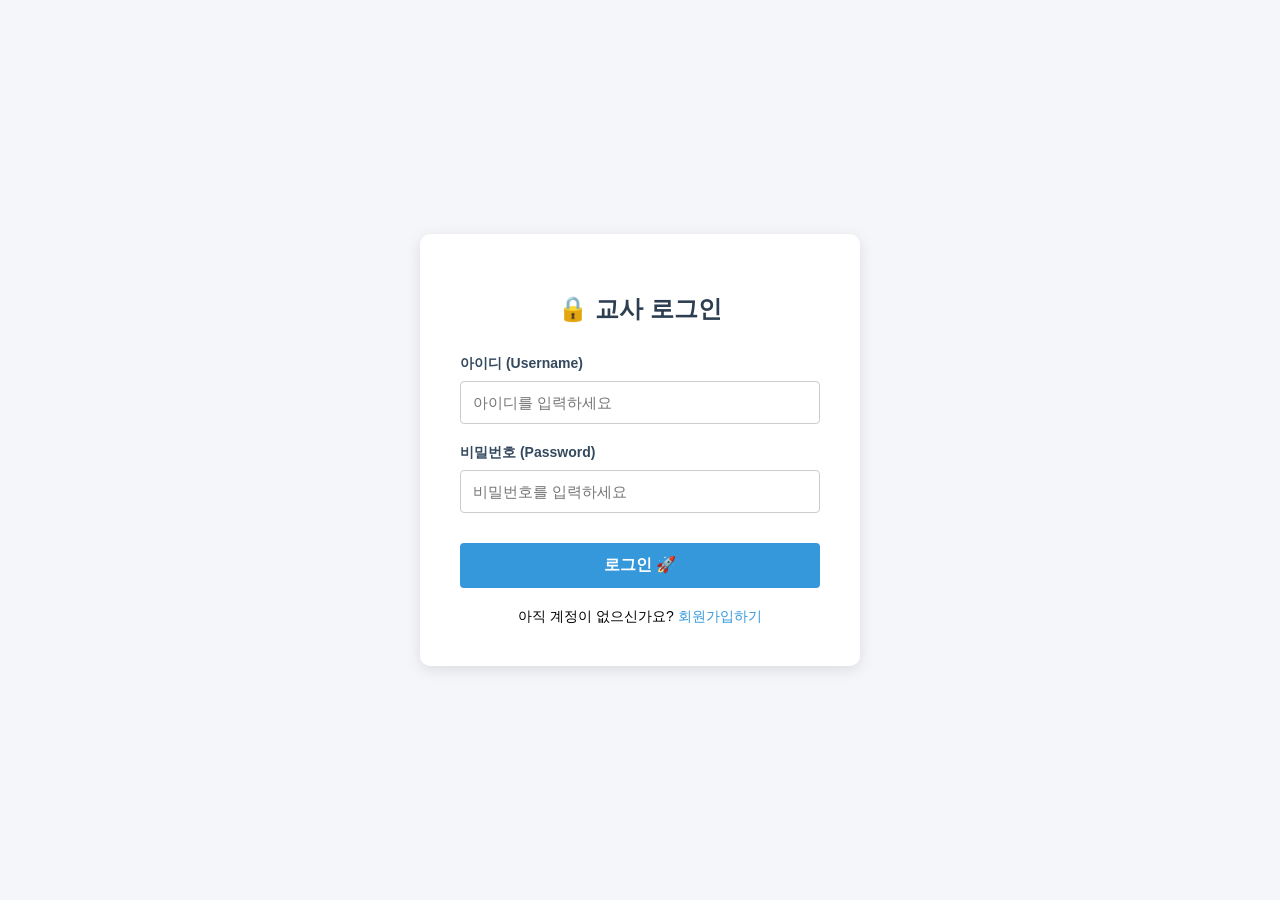
<file: templates/login.html>
<!DOCTYPE html>
<html lang="ko">
<head>
    <meta charset="UTF-8">
    <title>교실 자리배정 시스템 - 로그인</title>
    <style>
        body {
            font-family: 'Malgun Gothic', sans-serif;
            background-color: #f4f6f9;
            display: flex;
            justify-content: center;
            align-items: center;
            height: 100vh;
            margin: 0;
        }
        .login-container {
            background-color: white;
            padding: 40px;
            border-radius: 10px;
            box-shadow: 0 4px 15px rgba(0,0,0,0.1);
            width: 100%;
            max-width: 360px;
        }
        h2 {
            text-align: center;
            color: #2c3e50;
            margin-bottom: 30px;
        }
        .input-group {
            margin-bottom: 20px;
        }
        .input-group label {
            display: block;
            margin-bottom: 8px;
            color: #34495e;
            font-weight: bold;
            font-size: 14px;
        }
        .input-group input {
            width: 100%;
            padding: 12px;
            border: 1px solid #ccc;
            border-radius: 4px;
            box-sizing: border-box;
            font-size: 15px;
        }
        .btn-login {
            width: 100%;
            padding: 12px;
            background-color: #3498db;
            color: white;
            border: none;
            border-radius: 4px;
            font-size: 16px;
            font-weight: bold;
            cursor: pointer;
            margin-top: 10px;
        }
        .btn-login:hover {
            background-color: #2980b9;
        }
        .register-link {
            text-align: center;
            margin-top: 20px;
            font-size: 14px;
        }
        .register-link a {
            color: #3498db;
            text-decoration: none;
        }
    </style>
</head>
<body>

<div class="login-container">
    <h2>🔒 교사 로그인</h2>
    <form action="/login" method="POST">
        <div class="input-group">
            <label>아이디 (Username)</label>
            <input type="text" name="username" placeholder="아이디를 입력하세요" required>
        </div>
        <div class="input-group">
            <label>비밀번호 (Password)</label>
            <input type="password" name="password" placeholder="비밀번호를 입력하세요" required>
        </div>
        <button type="submit" class="btn-login">로그인 🚀</button>
    </form>

    <div class="register-link">
        아직 계정이 없으신가요? <a href="/register">회원가입하기</a>
    </div>
</div>

</body>
</html>
</file>
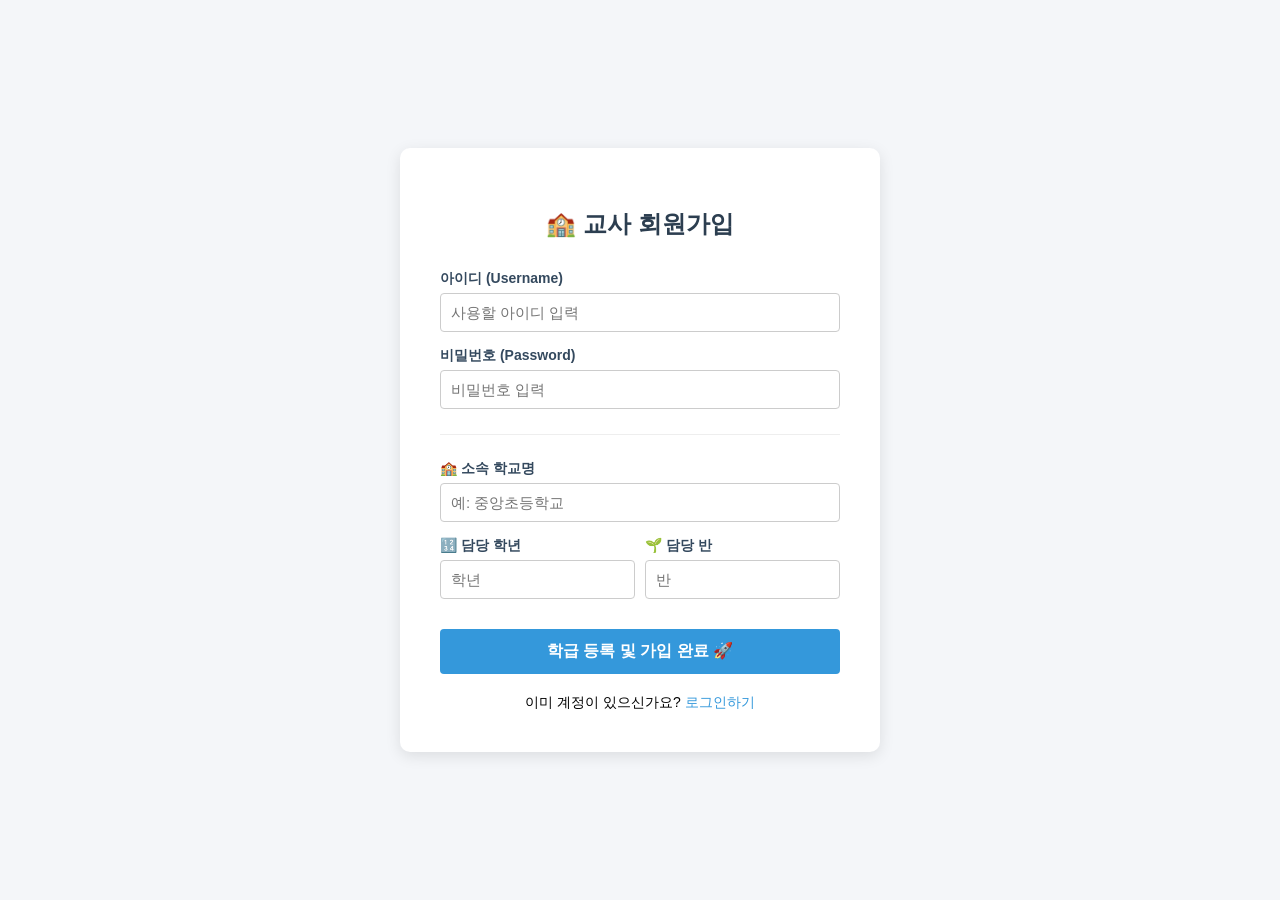
<file: templates/register.html>
<!DOCTYPE html>
<html lang="ko">
<head>
    <meta charset="UTF-8">
    <title>교실 자리배정 시스템 - 회원가입</title>
    <style>
        body {
            font-family: 'Malgun Gothic', sans-serif;
            background-color: #f4f6f9;
            display: flex;
            justify-content: center;
            align-items: center;
            height: 100vh;
            margin: 0;
        }
        .register-container {
            background-color: white;
            padding: 40px;
            border-radius: 10px;
            box-shadow: 0 4px 15px rgba(0,0,0,0.1);
            width: 100%;
            max-width: 400px;
        }
        h2 {
            text-align: center;
            color: #2c3e50;
            margin-bottom: 30px;
        }
        .input-group {
            margin-bottom: 15px;
        }
        .input-group label {
            display: block;
            margin-bottom: 5px;
            color: #34495e;
            font-weight: bold;
            font-size: 14px;
        }
        .input-group input, .input-group select {
            width: 100%;
            padding: 10px;
            border: 1px solid #ccc;
            border-radius: 4px;
            box-sizing: border-box;
            font-size: 15px;
        }
        .flex-row {
            display: flex;
            gap: 10px;
        }
        .btn-submit {
            width: 100%;
            padding: 12px;
            background-color: #3498db;
            color: white;
            border: none;
            border-radius: 4px;
            font-size: 16px;
            font-weight: bold;
            cursor: pointer;
            margin-top: 15px;
        }
        .btn-submit:hover {
            background-color: #2980b9;
        }
        .login-link {
            text-align: center;
            margin-top: 20px;
            font-size: 14px;
        }
        .login-link a {
            color: #3498db;
            text-decoration: none;
        }
    </style>
</head>
<body>

<div class="register-container">
    <h2>🏫 교사 회원가입</h2>
    <form action="/register" method="POST">
        <div class="input-group">
            <label>아이디 (Username)</label>
            <input type="text" name="username" placeholder="사용할 아이디 입력" required>
        </div>
        <div class="input-group">
            <label>비밀번호 (Password)</label>
            <input type="password" name="password" placeholder="비밀번호 입력" required>
        </div>
        
        <input type="hidden" name="role" value="teacher">

        <hr style="border: 0; height: 1px; background: #eee; margin: 25px 0;">

        <div class="input-group">
            <label>🏫 소속 학교명</label>
            <input type="text" name="school" placeholder="예: 중앙초등학교" required>
        </div>

        <div class="flex-row">
            <div class="input-group" style="flex: 1;">
                <label>🔢 담당 학년</label>
                <input type="number" name="grade" min="1" max="6" placeholder="학년" required>
            </div>
            <div class="input-group" style="flex: 1;">
                <label>🌱 담당 반</label>
                <input type="number" name="class_num" min="1" max="20" placeholder="반" required>
            </div>
        </div>

        <button type="submit" class="btn-submit">학급 등록 및 가입 완료 🚀</button>
    </form>

    <div class="login-link">
        이미 계정이 있으신가요? <a href="/login">로그인하기</a>
    </div>
</div>

</body>
</html>
</file>
